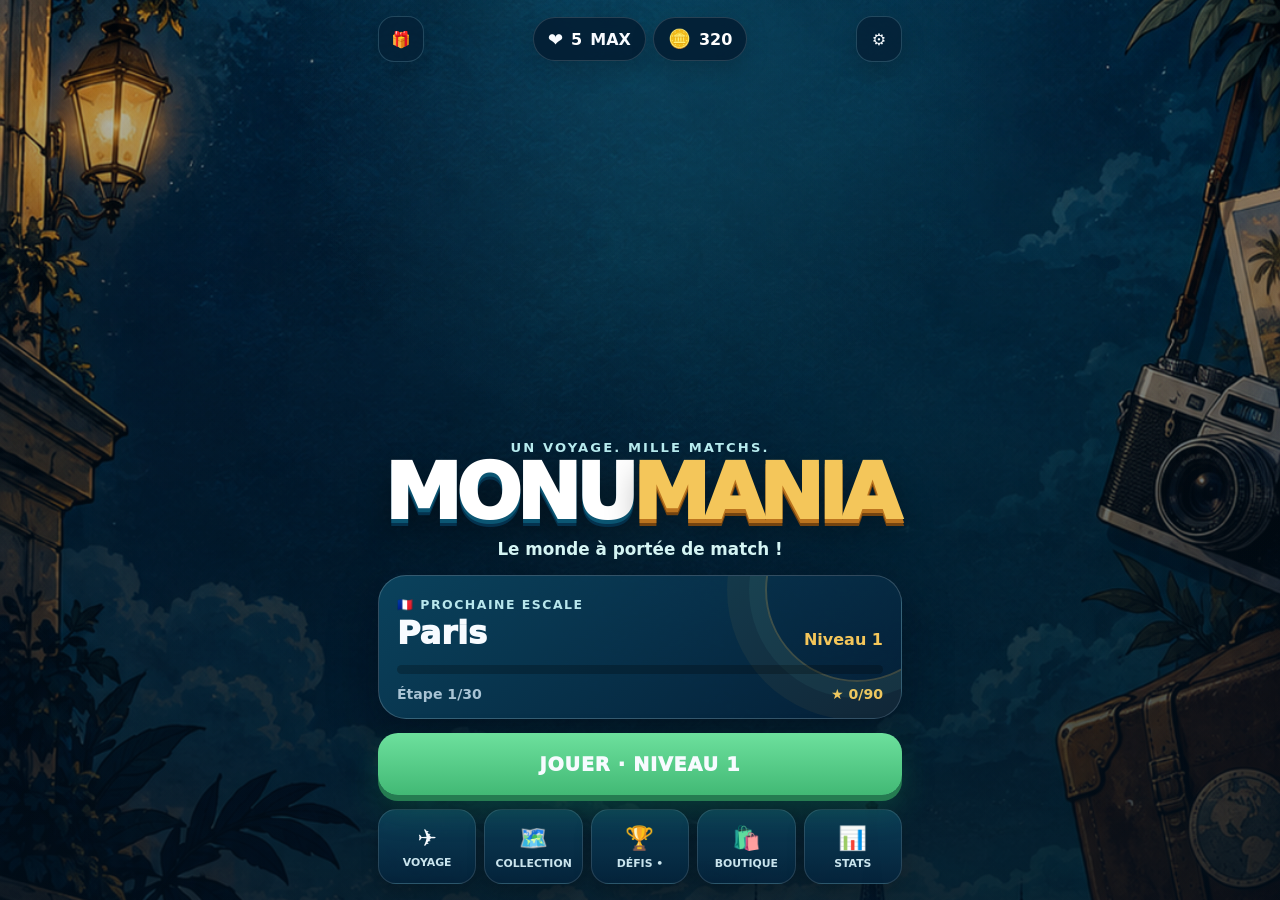
<file: app/src/main/assets/public/index.html>
<!doctype html>
<html lang="fr">
<head>
  <meta charset="utf-8">
  <meta name="viewport" content="width=device-width,initial-scale=1,viewport-fit=cover,user-scalable=no">
  <meta name="theme-color" content="#061d35">
  <meta name="description" content="MONUMANIA, le Match-3 qui fait voyager de monument en monument.">
  <title>MONUMANIA — Le monde à portée de match</title>
  <link rel="manifest" href="manifest.webmanifest">
  <link rel="icon" type="image/svg+xml" href="favicon.svg">
  <link rel="preload" href="assets/atlas-background.png" as="image">
  <link rel="preload" href="assets/monuments-sprite.png" as="image">
  <link rel="stylesheet" href="styles.css">
</head>
<body>
  <noscript>MONUMANIA nécessite JavaScript pour fonctionner.</noscript>
  <div id="app" class="app" aria-live="polite"></div>
  <div id="toast-layer" class="toast-layer" aria-live="assertive" aria-atomic="true"></div>
  <div id="modal-layer" class="modal-layer" aria-live="polite"></div>
  <script type="module" src="app.mjs"></script>
</body>
</html>
</file>
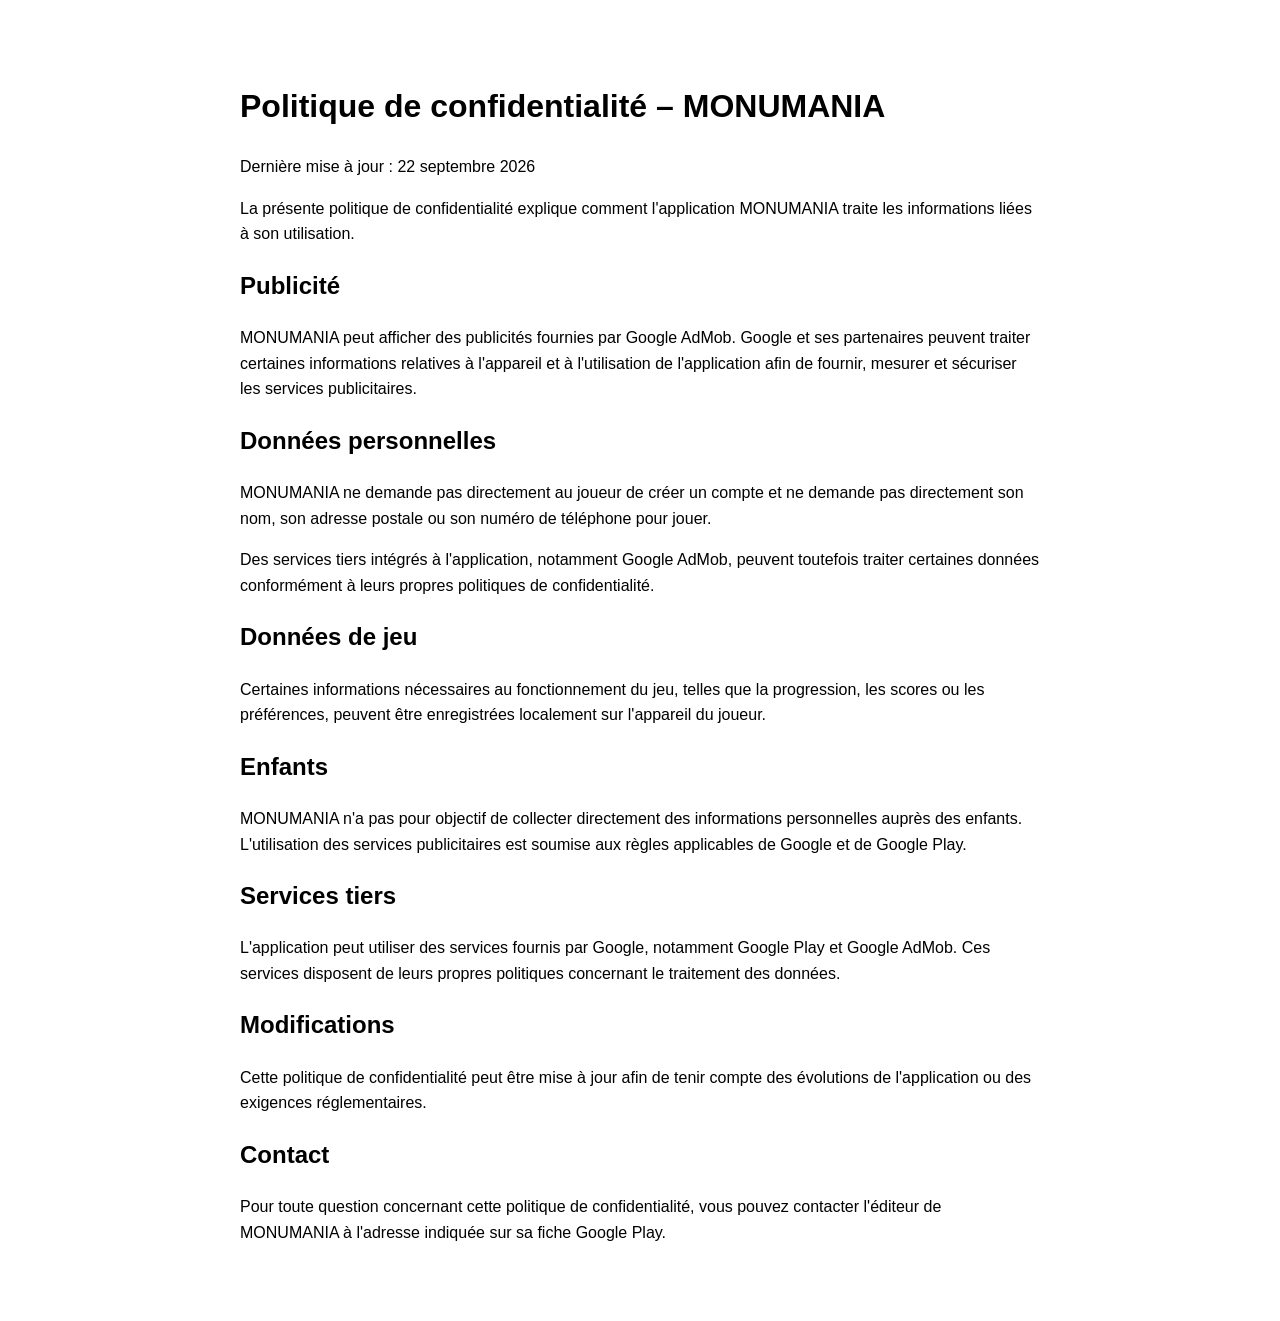
<file: privacy.html>
<!DOCTYPE html>
<html lang="fr">
<head>
<meta charset="UTF-8">
<meta name="viewport" content="width=device-width, initial-scale=1.0">
<title>Politique de confidentialité – MONUMANIA</title>
</head>

<body style="font-family:Arial,sans-serif;max-width:800px;margin:40px auto;padding:20px;line-height:1.6">

<h1>Politique de confidentialité – MONUMANIA</h1>

<p>Dernière mise à jour : 22 septembre 2026</p>

<p>
La présente politique de confidentialité explique comment l'application
MONUMANIA traite les informations liées à son utilisation.
</p>

<h2>Publicité</h2>

<p>
MONUMANIA peut afficher des publicités fournies par Google AdMob.
Google et ses partenaires peuvent traiter certaines informations relatives
à l'appareil et à l'utilisation de l'application afin de fournir, mesurer
et sécuriser les services publicitaires.
</p>

<h2>Données personnelles</h2>

<p>
MONUMANIA ne demande pas directement au joueur de créer un compte et
ne demande pas directement son nom, son adresse postale ou son numéro
de téléphone pour jouer.
</p>

<p>
Des services tiers intégrés à l'application, notamment Google AdMob,
peuvent toutefois traiter certaines données conformément à leurs propres
politiques de confidentialité.
</p>

<h2>Données de jeu</h2>

<p>
Certaines informations nécessaires au fonctionnement du jeu, telles que
la progression, les scores ou les préférences, peuvent être enregistrées
localement sur l'appareil du joueur.
</p>

<h2>Enfants</h2>

<p>
MONUMANIA n'a pas pour objectif de collecter directement des informations
personnelles auprès des enfants. L'utilisation des services publicitaires
est soumise aux règles applicables de Google et de Google Play.
</p>

<h2>Services tiers</h2>

<p>
L'application peut utiliser des services fournis par Google, notamment
Google Play et Google AdMob. Ces services disposent de leurs propres
politiques concernant le traitement des données.
</p>

<h2>Modifications</h2>

<p>
Cette politique de confidentialité peut être mise à jour afin de tenir
compte des évolutions de l'application ou des exigences réglementaires.
</p>

<h2>Contact</h2>

<p>
Pour toute question concernant cette politique de confidentialité,
vous pouvez contacter l'éditeur de MONUMANIA à l'adresse indiquée
sur sa fiche Google Play.
</p>

</body>
</html>
</file>
<file: app/src/main/assets/public/styles.css>
:root{
  color-scheme:dark;
  --ink:#f7fbff;
  --muted:#a9c4d5;
  --night:#061d35;
  --navy:#082943;
  --panel:rgba(6,31,54,.88);
  --panel-2:rgba(11,55,81,.9);
  --line:rgba(161,220,238,.2);
  --gold:#f4c65a;
  --gold-deep:#d99324;
  --aqua:#62d4cc;
  --green:#55c986;
  --red:#f06458;
  --orange:#f2944d;
  --shadow:0 18px 48px rgba(0,8,19,.4);
  --radius:22px;
  font-family:Inter,ui-rounded,"Avenir Next",system-ui,-apple-system,BlinkMacSystemFont,"Segoe UI",sans-serif;
}
*{box-sizing:border-box;-webkit-tap-highlight-color:transparent}
html,body{margin:0;min-height:100%;background:#031524;overscroll-behavior:none}
body{
  min-height:100dvh;
  color:var(--ink);
  overflow-x:hidden;
  background-image:linear-gradient(rgba(4,23,40,.1),rgba(3,19,34,.54)),url('assets/atlas-background.png');
  background-position:center center;
  background-size:cover;
  background-attachment:fixed;
}
button,input{font:inherit}
button{color:inherit}
button:focus-visible,[tabindex]:focus-visible{outline:3px solid #fff;outline-offset:3px}
.app{min-height:100dvh;position:relative;isolation:isolate}
.app::before{content:"";position:fixed;inset:0;z-index:-1;background:radial-gradient(circle at 50% 10%,rgba(57,166,191,.15),transparent 34%),linear-gradient(180deg,rgba(1,15,29,.12),rgba(1,14,26,.52));pointer-events:none}
.screen{min-height:100dvh;animation:screen-in .3s ease both}
@keyframes screen-in{from{opacity:0;transform:translateY(7px)}to{opacity:1;transform:none}}
.sr-only{position:absolute!important;width:1px!important;height:1px!important;padding:0!important;margin:-1px!important;overflow:hidden!important;clip:rect(0,0,0,0)!important;white-space:nowrap!important;border:0!important}
.icon-button,.round-button{min-width:46px;min-height:46px;border:1px solid var(--line);border-radius:16px;background:rgba(4,32,54,.82);box-shadow:0 8px 24px rgba(0,0,0,.2);display:grid;place-items:center;cursor:pointer;transition:transform .16s ease,background .16s ease}
.icon-button:active,.round-button:active,.nav-card:active,.primary-button:active,.booster:active{transform:scale(.96)}
.status-pill{min-height:44px;padding:0 14px;border:1px solid rgba(255,255,255,.14);border-radius:999px;background:rgba(3,28,49,.84);display:flex;align-items:center;gap:8px;font-weight:900;box-shadow:0 8px 24px rgba(0,0,0,.18);backdrop-filter:blur(10px)}
.status-pill strong{color:#fff;font-variant-numeric:tabular-nums}
.status-icon{font-size:1.15rem}

/* Accueil */
.home-screen{display:flex;flex-direction:column;justify-content:space-between;width:min(100%,560px);margin:0 auto;padding:max(16px,env(safe-area-inset-top)) 18px max(16px,env(safe-area-inset-bottom));gap:14px}
.home-top{display:flex;justify-content:space-between;align-items:center;gap:10px}
.home-brand{text-align:center;margin:auto 0 2px}
.eyebrow{margin:0 0 5px;color:#b9edf0;font-size:.82rem;font-weight:900;letter-spacing:.16em;text-transform:uppercase}
.logo{margin:0;font-size:clamp(2.75rem,13vw,4.8rem);line-height:.85;letter-spacing:-.065em;font-weight:1000;color:#fff;text-shadow:0 4px 0 #0b5673,0 7px 0 #04324e,0 15px 32px rgba(0,0,0,.44)}
.logo span{color:var(--gold);text-shadow:0 4px 0 #bb741f,0 7px 0 #744410,0 15px 32px rgba(0,0,0,.35)}
.tagline{margin:14px 0 0;font-size:1.05rem;font-weight:800;color:#d7f7f6}
.journey-card{position:relative;overflow:hidden;border:1px solid rgba(255,255,255,.18);border-radius:28px;background:linear-gradient(145deg,rgba(11,69,96,.94),rgba(4,31,55,.94));padding:18px 18px 16px;box-shadow:var(--shadow)}
.journey-card::before{content:"";position:absolute;width:180px;height:180px;right:-48px;top:-78px;border-radius:50%;border:2px solid rgba(244,198,90,.23);box-shadow:0 0 0 16px rgba(98,212,204,.06),0 0 0 38px rgba(244,198,90,.05)}
.destination-kicker{position:relative;color:#b8e7ed;font-size:.78rem;text-transform:uppercase;letter-spacing:.12em;font-weight:900}
.journey-row{position:relative;display:flex;align-items:flex-end;justify-content:space-between;gap:12px;margin-top:4px}
.journey-city{font-size:2rem;font-weight:1000;line-height:1;margin:0}
.journey-level{font-weight:900;color:var(--gold)}
.progress-track{position:relative;height:9px;background:rgba(0,0,0,.25);border-radius:99px;margin:16px 0 12px;overflow:hidden}
.progress-fill{height:100%;border-radius:inherit;background:linear-gradient(90deg,var(--aqua),var(--gold));box-shadow:0 0 14px rgba(98,212,204,.5)}
.stars-line{display:flex;justify-content:space-between;color:var(--muted);font-size:.88rem;font-weight:800}
.stars-line strong{color:var(--gold)}
.primary-button{position:relative;isolation:isolate;width:100%;min-height:62px;border:0;border-radius:20px;background:linear-gradient(180deg,#6de09d,#42b975);box-shadow:0 6px 0 #257c51,0 14px 30px rgba(20,112,70,.36);font-size:1.2rem;letter-spacing:.04em;font-weight:1000;cursor:pointer;transition:transform .16s ease,filter .16s ease}
.primary-button:hover{filter:brightness(1.06)}
.primary-button.gold{background:linear-gradient(180deg,#ffd66e,#eda536);box-shadow:0 6px 0 #9c5d1b,0 14px 30px rgba(186,116,26,.3);color:#17283a}
.primary-button.secondary{background:linear-gradient(180deg,#2b6d8c,#174764);box-shadow:0 5px 0 #092c44,0 12px 24px rgba(0,0,0,.28)}
.quick-nav{display:grid;grid-template-columns:repeat(5,1fr);gap:8px}
.nav-card{min-width:0;min-height:75px;padding:8px 3px;border:1px solid rgba(255,255,255,.13);border-radius:18px;background:linear-gradient(180deg,rgba(13,64,90,.92),rgba(4,35,59,.94));display:flex;flex-direction:column;align-items:center;justify-content:center;gap:5px;cursor:pointer;box-shadow:0 8px 18px rgba(0,0,0,.2);transition:transform .16s ease,border-color .16s ease}
.nav-card:hover{border-color:rgba(244,198,90,.55)}
.nav-card span{font-size:1.45rem}
.nav-card small{font-size:.68rem;font-weight:900;color:#c9e4ed;white-space:nowrap}

/* Écran de jeu */
.game-screen{width:min(100%,1220px);margin:0 auto;padding:max(10px,env(safe-area-inset-top)) 10px max(10px,env(safe-area-inset-bottom));display:grid;grid-template-columns:minmax(0,1fr);gap:16px;align-items:start;animation:none}
.game-main{width:min(100%,570px);margin:0 auto;display:flex;flex-direction:column;gap:8px;min-width:0}
.game-top{display:grid;grid-template-columns:46px 1fr auto auto;gap:7px;align-items:center}
.level-title{min-width:0;text-align:left}
.level-title strong{display:block;font-size:1.02rem;white-space:nowrap;overflow:hidden;text-overflow:ellipsis}
.level-title small{color:#b8d5e0;font-weight:800}
.mission-bar{display:grid;grid-template-columns:1fr auto;gap:9px;align-items:stretch}
.goals-card{min-width:0;border:1px solid rgba(255,255,255,.16);border-radius:18px;background:rgba(4,32,55,.9);padding:9px 11px;box-shadow:0 8px 22px rgba(0,0,0,.21)}
.goals-label{font-size:.7rem;color:#9fc6d6;font-weight:900;letter-spacing:.12em;text-transform:uppercase;margin-bottom:5px}
.goal-list{display:flex;gap:12px;min-width:0}
.goal{display:flex;align-items:center;gap:6px;min-width:0;font-size:.8rem;font-weight:900}
.goal-art{width:29px;height:29px;flex:0 0 29px;border-radius:9px;background:rgba(255,255,255,.12);display:grid;place-items:center;font-size:1.1rem;overflow:hidden}
.goal.done{color:#78e3a3}.goal.done .goal-art{box-shadow:inset 0 0 0 2px #69d998}
.goal-count{font-variant-numeric:tabular-nums;white-space:nowrap}
.moves-card{width:74px;border:1px solid rgba(255,255,255,.17);border-radius:18px;background:linear-gradient(180deg,rgba(20,78,104,.96),rgba(5,42,67,.96));display:grid;place-items:center;padding:7px 4px;text-align:center}
.moves-card strong{display:block;font-size:1.55rem;line-height:1;font-variant-numeric:tabular-nums}
.moves-card span{font-size:.65rem;text-transform:uppercase;letter-spacing:.08em;font-weight:900;color:#b9d8e3}
.moves-card.low{background:linear-gradient(180deg,#a74736,#6e241f);animation:urgent 1.15s ease-in-out infinite}
@keyframes urgent{50%{box-shadow:0 0 0 4px rgba(240,100,88,.18)}}
.score-strip{display:flex;justify-content:space-between;align-items:center;padding:0 4px;color:#b8d4df;font-size:.77rem;font-weight:900}
.score-strip strong{color:var(--gold);font-variant-numeric:tabular-nums}
.difficulty{padding:3px 7px;border-radius:7px;background:rgba(255,255,255,.08);font-size:.65rem;letter-spacing:.08em}
.difficulty.hard{color:#ffbd70;background:rgba(242,148,77,.18)}
.difficulty.extreme{color:#ff8578;background:rgba(240,100,88,.2)}
.board-wrap{position:relative;width:100%;border-radius:24px;padding:7px;background:linear-gradient(145deg,rgba(28,92,119,.95),rgba(3,29,51,.96));border:1px solid rgba(157,226,239,.3);box-shadow:0 14px 40px rgba(0,9,20,.43),inset 0 1px 0 rgba(255,255,255,.16);touch-action:none;overscroll-behavior:contain;overflow:hidden;contain:layout paint;isolation:isolate}
.board{display:grid;grid-template-columns:repeat(8,1fr);gap:4px;aspect-ratio:1/1;user-select:none;touch-action:none}
.tile{position:relative;min-width:0;min-height:0;padding:0;border:0;border-radius:clamp(7px,2.4vw,13px);background:linear-gradient(145deg,hsl(var(--hue) 65% 42%),hsl(var(--hue) 73% 25%));box-shadow:inset 0 1px 0 rgba(255,255,255,.3),inset 0 -3px 0 rgba(0,0,0,.18),0 2px 3px rgba(0,0,0,.22);overflow:hidden;cursor:pointer;transition:transform .12s ease,filter .12s ease,opacity .18s ease}
.tile::before{content:"";position:absolute;inset:3px;border:1px solid rgba(255,255,255,.12);border-radius:inherit;pointer-events:none}
.tile:hover{filter:brightness(1.08)}
.tile.selected{transform:scale(.89);filter:brightness(1.25);box-shadow:0 0 0 3px #fff,0 0 0 6px var(--gold),inset 0 -3px 0 rgba(0,0,0,.15);z-index:5}
.tile.clearing{animation:clear-pop .22s ease forwards}
.tile.hint{animation:hint 1s ease-in-out infinite}
.tile-art{position:absolute;inset:6%;background-image:url('assets/monuments-sprite.png');background-repeat:no-repeat;background-size:400% 400%;background-position:calc(var(--sx) * 33.333%) calc(var(--sy) * 33.333%);filter:drop-shadow(0 2px 1px rgba(0,0,0,.42));pointer-events:none}
.tile-emoji{position:absolute;inset:0;display:grid;place-items:center;font-size:clamp(1.25rem,7.5vw,2.9rem);filter:drop-shadow(0 2px 1px rgba(0,0,0,.36));pointer-events:none}
.tile-code{position:absolute;left:4px;bottom:3px;font-size:clamp(.38rem,1.7vw,.64rem);font-weight:1000;color:rgba(255,255,255,.92);text-shadow:0 1px 2px rgba(0,0,0,.7);line-height:1;pointer-events:none}
.special-mark{position:absolute;inset:2px;border:3px solid var(--gold);border-radius:inherit;box-shadow:inset 0 0 12px rgba(255,226,126,.8),0 0 10px rgba(244,198,90,.75);pointer-events:none}
.special-mark::after{position:absolute;right:1px;top:-4px;font-size:clamp(.72rem,3vw,1.2rem);filter:drop-shadow(0 1px 1px #000)}
.tile[data-special="row"] .special-mark::after{content:"↔"}.tile[data-special="col"] .special-mark::after{content:"↕"}.tile[data-special="bomb"] .special-mark::after{content:"💥"}
.tile[data-special="globe"]{background:conic-gradient(from 25deg,#6ac7ed,#6be18d,#f2d05a,#f08a58,#9f7aeb,#6ac7ed);animation:globe-glow 1.8s linear infinite}
.tile[data-special="globe"] .tile-emoji{font-size:clamp(1.45rem,8vw,3.1rem)}
.obstacle{position:absolute;inset:0;z-index:3;pointer-events:none;display:grid;place-items:center;border-radius:inherit;font-size:clamp(.8rem,4vw,1.5rem);text-shadow:0 2px 2px #000}
.obstacle.ice{border:3px solid rgba(194,242,255,.88);background:linear-gradient(135deg,rgba(219,249,255,.32),rgba(88,186,225,.17));box-shadow:inset 0 0 8px rgba(222,250,255,.85)}
.obstacle.postcard::after{content:"💌";transform:rotate(-8deg)}
.obstacle.chain::after{content:"⛓️"}
.obstacle.crate::after{content:"📦"}
.obstacle .layers{position:absolute;right:2px;bottom:0;min-width:16px;height:16px;border-radius:99px;background:#fff;color:#123;display:grid;place-items:center;font-size:.6rem;font-weight:1000;text-shadow:none}
@keyframes tile-in{from{transform:translateY(-7px);opacity:.65}to{transform:none;opacity:1}}
@keyframes clear-pop{50%{transform:scale(1.18);filter:brightness(1.8)}to{transform:scale(.2) rotate(8deg);opacity:0}}
@keyframes globe-glow{50%{filter:brightness(1.2);box-shadow:0 0 14px rgba(244,198,90,.8)}}
@keyframes hint{50%{transform:scale(.9);box-shadow:0 0 0 4px rgba(244,198,90,.6)}}
.combo-banner{position:absolute;inset:42% 0 auto;z-index:12;text-align:center;font-size:clamp(1.7rem,8vw,3.7rem);font-weight:1000;color:var(--gold);letter-spacing:-.05em;text-shadow:0 4px 0 #8b5014,0 8px 22px #000;animation:combo .7s cubic-bezier(.2,.85,.3,1.25) both;pointer-events:none}
@keyframes combo{0%{opacity:0;transform:scale(.4) rotate(-5deg)}35%{opacity:1;transform:scale(1.12)}100%{opacity:0;transform:translateY(-28px) scale(.96)}}
.shuffle-note{position:absolute;left:50%;bottom:16px;z-index:11;transform:translateX(-50%);padding:7px 12px;border-radius:999px;background:rgba(3,24,43,.94);border:1px solid var(--gold);font-size:.78rem;font-weight:900;white-space:nowrap;animation:screen-in .2s ease both}
.boosters{display:grid;grid-template-columns:repeat(4,1fr);gap:7px}
.booster{position:relative;min-height:58px;border:1px solid rgba(255,255,255,.15);border-radius:16px;background:linear-gradient(180deg,rgba(16,67,91,.96),rgba(5,37,61,.96));cursor:pointer;display:flex;align-items:center;justify-content:center;gap:5px;transition:transform .15s ease,border-color .15s ease}
.booster.selected{border-color:var(--gold);box-shadow:0 0 0 2px rgba(244,198,90,.35),0 8px 18px rgba(0,0,0,.2)}
.booster:disabled{opacity:.45;cursor:not-allowed}
.booster-icon{font-size:1.42rem}.booster-name{font-size:.66rem;font-weight:900;color:#c7e5ed}.booster-count{position:absolute;right:5px;top:4px;min-width:20px;height:20px;border-radius:99px;background:var(--gold);color:#10283c;display:grid;place-items:center;font-size:.68rem;font-weight:1000}
.side-panel{display:none;border:1px solid var(--line);border-radius:24px;background:rgba(5,31,53,.83);backdrop-filter:blur(14px);padding:16px;box-shadow:var(--shadow)}
.side-panel h2{font-size:.82rem;letter-spacing:.12em;text-transform:uppercase;color:#c2e3e9;margin:0 0 13px}
.mini-route{display:flex;flex-direction:column;gap:9px}
.mini-stop{display:flex;align-items:center;gap:10px;color:#8eb2c2;font-size:.82rem;font-weight:850}
.mini-stop::before{content:"";width:14px;height:14px;flex:0 0 14px;border-radius:50%;background:#194e68;border:3px solid #527f92;box-shadow:0 0 0 3px rgba(74,135,157,.14)}
.mini-stop.done{color:#fff}.mini-stop.done::before{background:var(--gold);border-color:#ffe49a}
.mini-stop.current{color:var(--gold)}
.mini-stop.current::before{background:var(--green);border-color:#b8f0d0;animation:urgent 1.3s infinite}
.side-stat{display:flex;justify-content:space-between;padding:9px 0;border-bottom:1px solid rgba(255,255,255,.08);color:#a8c7d2;font-size:.82rem}.side-stat strong{color:#fff}

/* Pages secondaires */
.page-screen{width:min(100%,880px);margin:0 auto;padding:max(14px,env(safe-area-inset-top)) 14px max(24px,env(safe-area-inset-bottom))}
.page-header{display:grid;grid-template-columns:50px 1fr 50px;align-items:center;gap:10px;margin-bottom:17px}
.page-header h1{margin:0;text-align:center;font-size:1.55rem;letter-spacing:-.03em}.page-header p{margin:2px 0 0;text-align:center;color:var(--muted);font-size:.78rem;font-weight:800}
.content-panel{border:1px solid rgba(255,255,255,.14);border-radius:26px;background:rgba(4,29,50,.9);box-shadow:var(--shadow);padding:15px;backdrop-filter:blur(14px)}
.map-route{display:grid;gap:12px;position:relative}
.map-route::before{content:"";position:absolute;left:28px;top:30px;bottom:30px;border-left:3px dashed rgba(244,198,90,.45)}
.destination-card{position:relative;z-index:1;width:100%;min-height:88px;border:1px solid rgba(255,255,255,.12);border-radius:20px;background:linear-gradient(135deg,rgba(19,72,96,.96),rgba(5,36,59,.98));padding:12px 13px;display:grid;grid-template-columns:52px 1fr auto;align-items:center;gap:10px;text-align:left;cursor:pointer}
.destination-card.locked{filter:saturate(.45);opacity:.62;cursor:not-allowed}
.destination-badge{width:52px;height:52px;border-radius:17px;background:linear-gradient(145deg,var(--dest),rgba(6,29,49,.7));display:grid;place-items:center;font-size:1.55rem;border:2px solid rgba(255,255,255,.2)}
.destination-card h3{margin:0;font-size:1.05rem}.destination-card p{margin:3px 0 0;color:#a7c4d1;font-size:.76rem;font-weight:800}.destination-stars{color:var(--gold);font-size:.78rem;font-weight:1000;text-align:right}
.collection-summary{display:flex;align-items:center;justify-content:space-between;gap:12px;margin-bottom:14px}.collection-summary strong{font-size:1.5rem;color:var(--gold)}
.collection-grid{display:grid;grid-template-columns:repeat(2,minmax(0,1fr));gap:10px}
.monument-card{position:relative;min-height:164px;border:1px solid rgba(255,255,255,.13);border-radius:20px;background:linear-gradient(155deg,rgba(20,77,101,.96),rgba(5,36,59,.97));padding:10px;text-align:left;overflow:hidden;cursor:pointer}
.monument-card.locked{filter:grayscale(.8);opacity:.56}.monument-card.locked .card-art{filter:grayscale(1) brightness(.45)}
.rarity{position:absolute;right:8px;top:8px;z-index:2;padding:3px 6px;border-radius:99px;background:rgba(2,21,38,.82);font-size:.6rem;font-weight:900;color:var(--gold)}
.card-art{height:96px;border-radius:14px;background:radial-gradient(circle at 50% 35%,hsla(var(--hue) 70% 67%/.4),transparent 60%),rgba(0,0,0,.16);display:grid;place-items:center;font-size:3.6rem;overflow:hidden}
.card-art .tile-art{position:relative;width:100%;height:100%;inset:auto;background-size:400% 400%}
.monument-card h3{margin:9px 0 2px;font-size:.83rem;white-space:nowrap;overflow:hidden;text-overflow:ellipsis}.monument-card p{margin:0;color:#9fc0ce;font-size:.68rem;font-weight:800}
.stats-grid{display:grid;grid-template-columns:repeat(2,minmax(0,1fr));gap:10px}
.stat-card{min-height:112px;border:1px solid rgba(255,255,255,.12);border-radius:20px;background:linear-gradient(145deg,rgba(18,70,95,.94),rgba(5,34,57,.96));padding:14px;display:flex;flex-direction:column;justify-content:space-between}.stat-card span{font-size:1.6rem}.stat-card strong{font-size:1.35rem;color:var(--gold)}.stat-card small{color:#a8c8d5;font-weight:800}
.shop-grid{display:grid;gap:10px}.shop-item{display:grid;grid-template-columns:54px 1fr auto;gap:10px;align-items:center;border:1px solid rgba(255,255,255,.12);border-radius:20px;background:rgba(10,56,81,.84);padding:12px}.shop-icon{width:54px;height:54px;border-radius:16px;background:rgba(255,255,255,.1);display:grid;place-items:center;font-size:1.75rem}.shop-item h3{margin:0 0 3px;font-size:.94rem}.shop-item p{margin:0;color:#a9c6d2;font-size:.72rem}.buy-button{min-height:44px;border:0;border-radius:13px;background:var(--gold);color:#153047;font-weight:1000;padding:0 12px;cursor:pointer}.buy-button:disabled{opacity:.45}
.settings-list{display:grid;gap:8px}.setting-row{min-height:60px;border-bottom:1px solid rgba(255,255,255,.09);display:flex;align-items:center;justify-content:space-between;gap:12px}.setting-row:last-child{border:0}.setting-row strong{display:block}.setting-row small{color:var(--muted)}
.switch{width:54px;height:32px;border:0;border-radius:99px;background:#244e65;padding:4px;cursor:pointer;transition:background .18s}.switch::after{content:"";display:block;width:24px;height:24px;border-radius:50%;background:#dcecf1;transition:transform .18s}.switch.on{background:var(--green)}.switch.on::after{transform:translateX(22px);background:#fff}
.daily-row{display:grid;grid-template-columns:repeat(7,minmax(64px,1fr));gap:8px;overflow-x:auto;padding:4px 2px 12px;scrollbar-width:thin}.daily-day{min-height:116px;border:1px solid rgba(255,255,255,.12);border-radius:16px;background:rgba(10,55,80,.82);padding:10px 6px;display:flex;flex-direction:column;justify-content:center;align-items:center;gap:7px;text-align:center}.daily-day.current{border-color:var(--gold);box-shadow:0 0 0 2px rgba(244,198,90,.22)}.daily-day.claimed{opacity:.5}.daily-day span{font-size:1.55rem}.daily-day strong{font-size:.7rem}.daily-day small{font-size:.63rem;color:#a5c4d0}

/* Modales et messages */
.modal-layer:empty{display:none}.modal-layer{position:fixed;inset:0;z-index:100;display:grid;place-items:center;padding:18px;background:rgba(1,11,21,.75);backdrop-filter:blur(8px)}
.modal{width:min(100%,430px);max-height:min(88dvh,760px);overflow:auto;border:1px solid rgba(255,255,255,.18);border-radius:28px;background:linear-gradient(160deg,#104a68,#05253f 72%);box-shadow:0 30px 80px rgba(0,0,0,.56);padding:22px;text-align:center;animation:modal-in .28s cubic-bezier(.2,.8,.25,1.12) both}
@keyframes modal-in{from{opacity:0;transform:scale(.88) translateY(12px)}to{opacity:1;transform:none}}
.modal-icon{font-size:3rem;margin-bottom:5px}.modal h2{font-size:1.65rem;margin:0 0 8px;letter-spacing:-.04em}.modal p{color:#bed4dd;margin:0 0 16px;line-height:1.45}.modal-stars{font-size:2.2rem;letter-spacing:.08em;color:#49677a;text-shadow:0 2px 0 rgba(0,0,0,.35);margin:6px 0 14px}.modal-stars .earned{color:var(--gold)}
.result-list{display:grid;gap:7px;margin:14px 0}.result-row{display:flex;align-items:center;justify-content:space-between;border-radius:13px;background:rgba(0,0,0,.18);padding:10px 12px;font-weight:800}.result-row strong{color:var(--gold)}
.modal-actions{display:grid;gap:10px;margin-top:16px}.text-button{min-height:44px;border:0;background:transparent;color:#c9e1e8;text-decoration:underline;text-underline-offset:3px;font-weight:850;cursor:pointer}.close-x{float:right;width:42px;height:42px;border:1px solid rgba(255,255,255,.14);border-radius:14px;background:rgba(0,0,0,.17);font-size:1.25rem;cursor:pointer}
.ad-card{border:2px solid var(--gold);background:linear-gradient(155deg,#152f55,#0a1e36);position:relative;overflow:hidden}.ad-card::before{content:"";position:absolute;width:220px;height:220px;right:-90px;top:-110px;border-radius:50%;background:radial-gradient(circle,rgba(244,198,90,.35),transparent 67%)}.ad-badge{display:inline-block;margin-bottom:20px;padding:5px 9px;border-radius:99px;background:var(--gold);color:#132a40;font-size:.68rem;font-weight:1000;letter-spacing:.09em}.ad-progress{height:7px;border-radius:99px;background:rgba(255,255,255,.13);overflow:hidden;margin:18px 0}.ad-progress div{height:100%;background:var(--gold);transition:width 1s linear}.ad-timer{font-size:2.4rem;font-weight:1000;color:var(--gold)}
.toast-layer{position:fixed;z-index:140;left:50%;bottom:calc(20px + env(safe-area-inset-bottom));transform:translateX(-50%);display:grid;gap:8px;pointer-events:none;width:min(90%,420px)}
.toast{padding:12px 15px;border:1px solid rgba(255,255,255,.17);border-radius:15px;background:rgba(3,27,47,.95);box-shadow:0 12px 32px rgba(0,0,0,.38);text-align:center;font-weight:900;animation:toast 2.5s ease both}
@keyframes toast{0%{opacity:0;transform:translateY(15px)}12%,80%{opacity:1;transform:none}100%{opacity:0;transform:translateY(8px)}}
.tutorial{position:absolute;inset:0;z-index:20;background:rgba(1,18,32,.34);display:flex;align-items:flex-start;justify-content:center;padding-top:30%;pointer-events:none}.tutorial-tip{max-width:270px;padding:13px 15px;border-radius:16px;background:#fff;color:#143047;font-weight:900;text-align:center;box-shadow:0 14px 34px rgba(0,0,0,.35)}.tutorial-hand{display:block;font-size:2.2rem;margin-top:8px;animation:swipe-hand 1.4s ease-in-out infinite}@keyframes swipe-hand{0%,100%{transform:translateX(-24px)}50%{transform:translateX(24px)}}

@media (min-width:900px){
  body{background-position:center 64%}
  .game-screen{grid-template-columns:230px minmax(480px,570px) 230px;justify-content:center;padding-top:20px}
  .side-panel{display:block;position:sticky;top:20px}
  .game-main{grid-column:2;grid-row:1}
  .side-panel.left{grid-column:1;grid-row:1}.side-panel.right{grid-column:3;grid-row:1}
  .collection-grid{grid-template-columns:repeat(4,minmax(0,1fr))}.stats-grid{grid-template-columns:repeat(4,minmax(0,1fr))}
}
@media (max-height:700px) and (max-width:899px){
  .game-screen{padding-top:5px}.game-main{gap:5px}.game-top{grid-template-columns:42px 1fr auto auto}.icon-button{min-width:42px;min-height:42px}.status-pill{min-height:40px;padding:0 10px}.board-wrap{padding:5px}.board{gap:3px}.boosters .booster{min-height:48px}.booster-name{display:none}.goal-art{width:25px;height:25px;flex-basis:25px}.goals-card{padding:6px 9px}.moves-card{width:65px}.score-strip{font-size:.7rem}
}
@media (max-width:380px){
  .home-screen{padding-left:12px;padding-right:12px}.quick-nav{gap:5px}.nav-card{min-height:67px}.nav-card small{font-size:.59rem}.status-pill{padding:0 10px}.game-screen{padding-left:5px;padding-right:5px}.tile-code{display:none}.goal-list{gap:7px}.collection-grid{gap:7px}.monument-card{min-height:150px}
}
@media (prefers-reduced-motion:reduce){*,*::before,*::after{animation-duration:.01ms!important;animation-iteration-count:1!important;scroll-behavior:auto!important;transition-duration:.01ms!important}}
</file>
